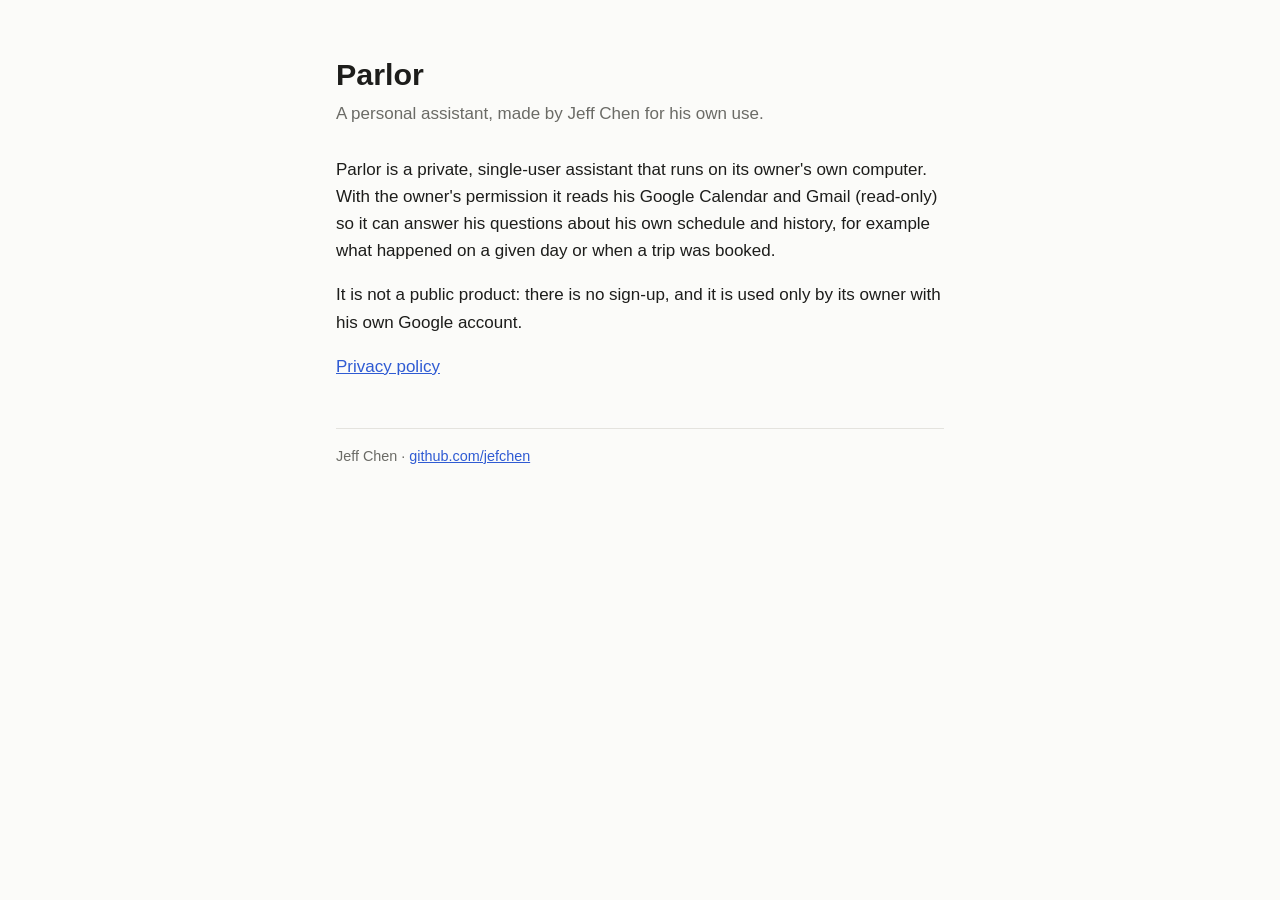
<file: index.html>
<!doctype html>
<html lang="en">
<head>
<meta charset="utf-8">
<meta name="viewport" content="width=device-width, initial-scale=1">
<title>Parlor</title>
<meta name="description" content="Parlor is Jeff Chen's personal assistant, running on his own computer.">
<link rel="stylesheet" href="style.css">
</head>
<body>
<main>
<h1>Parlor</h1>
<p class="sub">A personal assistant, made by Jeff Chen for his own use.</p>
<p>Parlor is a private, single-user assistant that runs on its owner's own computer. With the owner's permission it
reads his Google Calendar and Gmail (read-only) so it can answer his questions about his own schedule and history,
for example what happened on a given day or when a trip was booked.</p>
<p>It is not a public product: there is no sign-up, and it is used only by its owner with his own Google account.</p>
<p><a href="privacy.html">Privacy policy</a></p>
<footer>Jeff Chen · <a href="https://github.com/jefchen">github.com/jefchen</a></footer>
</main>
</body>
</html>
</file>
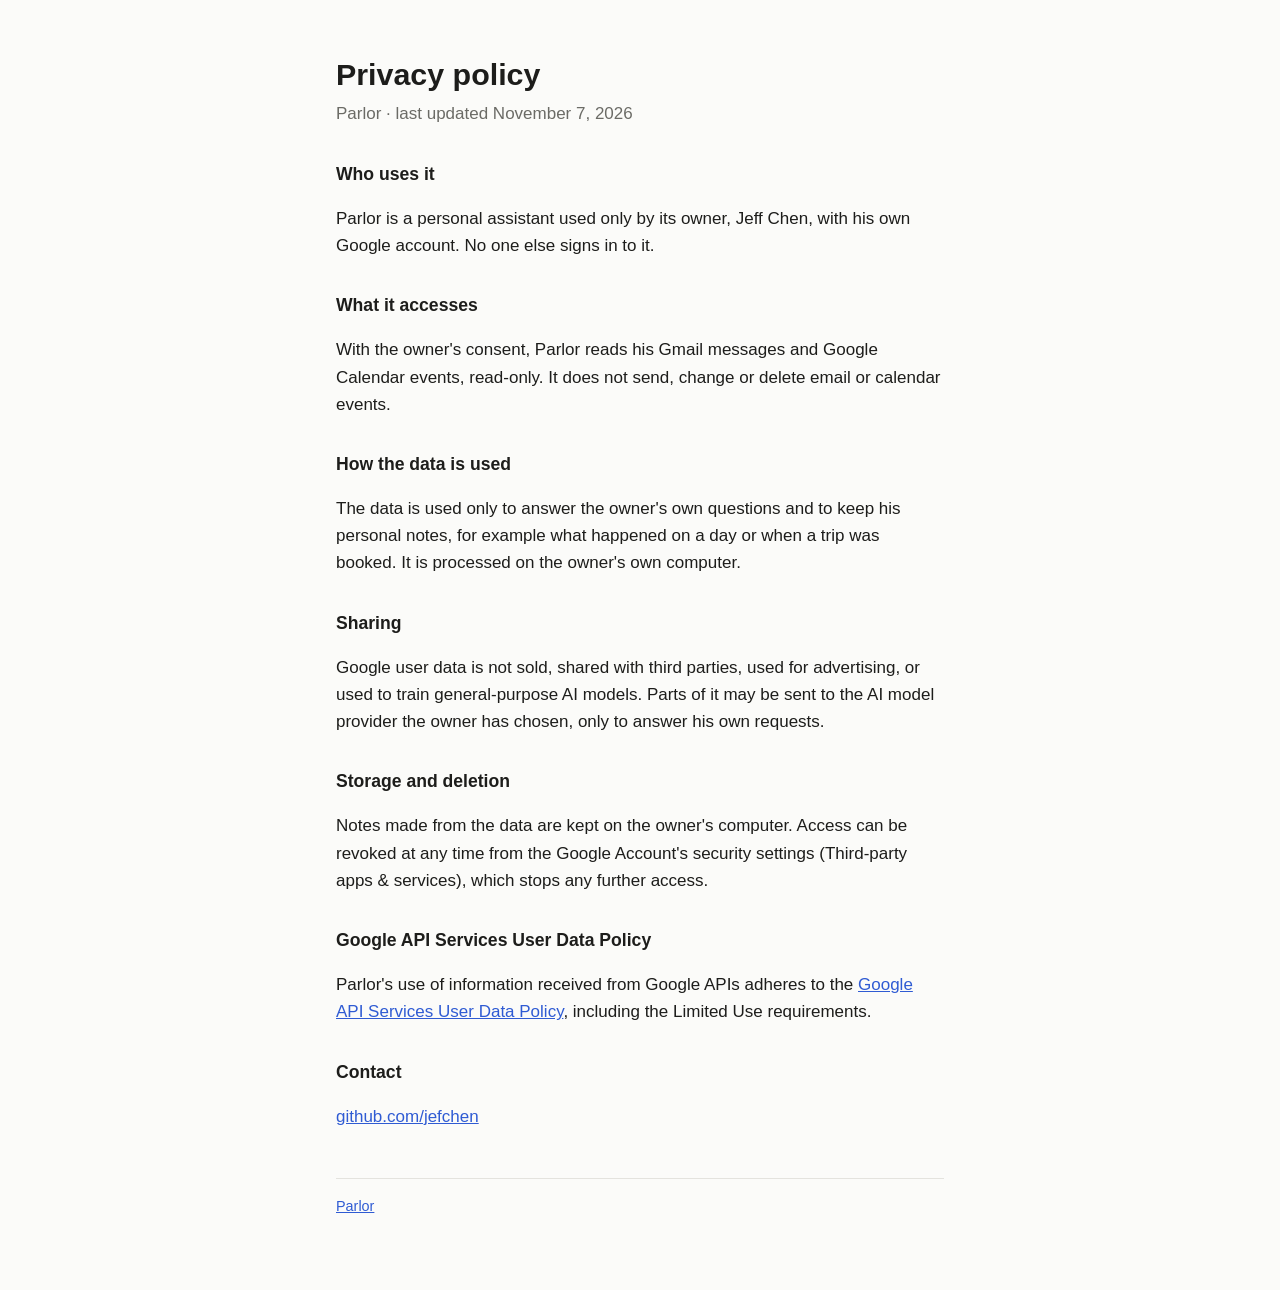
<file: privacy.html>
<!doctype html>
<html lang="en">
<head>
<meta charset="utf-8">
<meta name="viewport" content="width=device-width, initial-scale=1">
<title>Parlor Privacy</title>
<meta name="description" content="How Parlor, a personal single-user assistant, handles Google data.">
<link rel="stylesheet" href="style.css">
</head>
<body>
<main>
<h1>Privacy policy</h1>
<p class="sub">Parlor · last updated November 7, 2026</p>

<h2>Who uses it</h2>
<p>Parlor is a personal assistant used only by its owner, Jeff Chen, with his own Google account. No one else signs in
to it.</p>

<h2>What it accesses</h2>
<p>With the owner's consent, Parlor reads his Gmail messages and Google Calendar events, read-only. It does not send,
change or delete email or calendar events.</p>

<h2>How the data is used</h2>
<p>The data is used only to answer the owner's own questions and to keep his personal notes, for example what happened
on a day or when a trip was booked. It is processed on the owner's own computer.</p>

<h2>Sharing</h2>
<p>Google user data is not sold, shared with third parties, used for advertising, or used to train general-purpose
AI models. Parts of it may be sent to the AI model provider the owner has chosen, only to answer his own requests.</p>

<h2>Storage and deletion</h2>
<p>Notes made from the data are kept on the owner's computer. Access can be revoked at any time from the Google Account's
security settings (Third-party apps &amp; services), which stops any further access.</p>

<h2>Google API Services User Data Policy</h2>
<p>Parlor's use of information received from Google APIs adheres to the
<a href="https://developers.google.com/terms/api-services-user-data-policy">Google API Services User Data Policy</a>,
including the Limited Use requirements.</p>

<h2>Contact</h2>
<p><a href="https://github.com/jefchen">github.com/jefchen</a></p>
<footer><a href="index.html">Parlor</a></footer>
</main>
</body>
</html>
</file>
<file: style.css>
:root { --bg: #fbfbf9; --fg: #1d1d1b; --muted: #6b6b66; --line: #e4e3de; --link: #2f5bd3; }
@media (prefers-color-scheme: dark) { :root { --bg: #161615; --fg: #ecebe6; --muted: #9b9a94; --line: #2c2c2a; --link: #8eaaf5; } }
* { box-sizing: border-box; }
body { margin: 0; background: var(--bg); color: var(--fg); font: 17px/1.6 -apple-system, BlinkMacSystemFont, "Segoe UI", sans-serif; }
main { max-width: 640px; margin: 0 auto; padding: 56px 16px 72px; }
h1 { font-size: 1.9rem; line-height: 1.2; margin: 0 0 8px; }
h2 { font-size: 1.1rem; margin: 32px 0 6px; }
p, li { color: var(--fg); }
.sub { color: var(--muted); margin: 0 0 28px; }
a { color: var(--link); }
footer { margin-top: 48px; padding-top: 16px; border-top: 1px solid var(--line); color: var(--muted); font-size: .9rem; }
</file>
